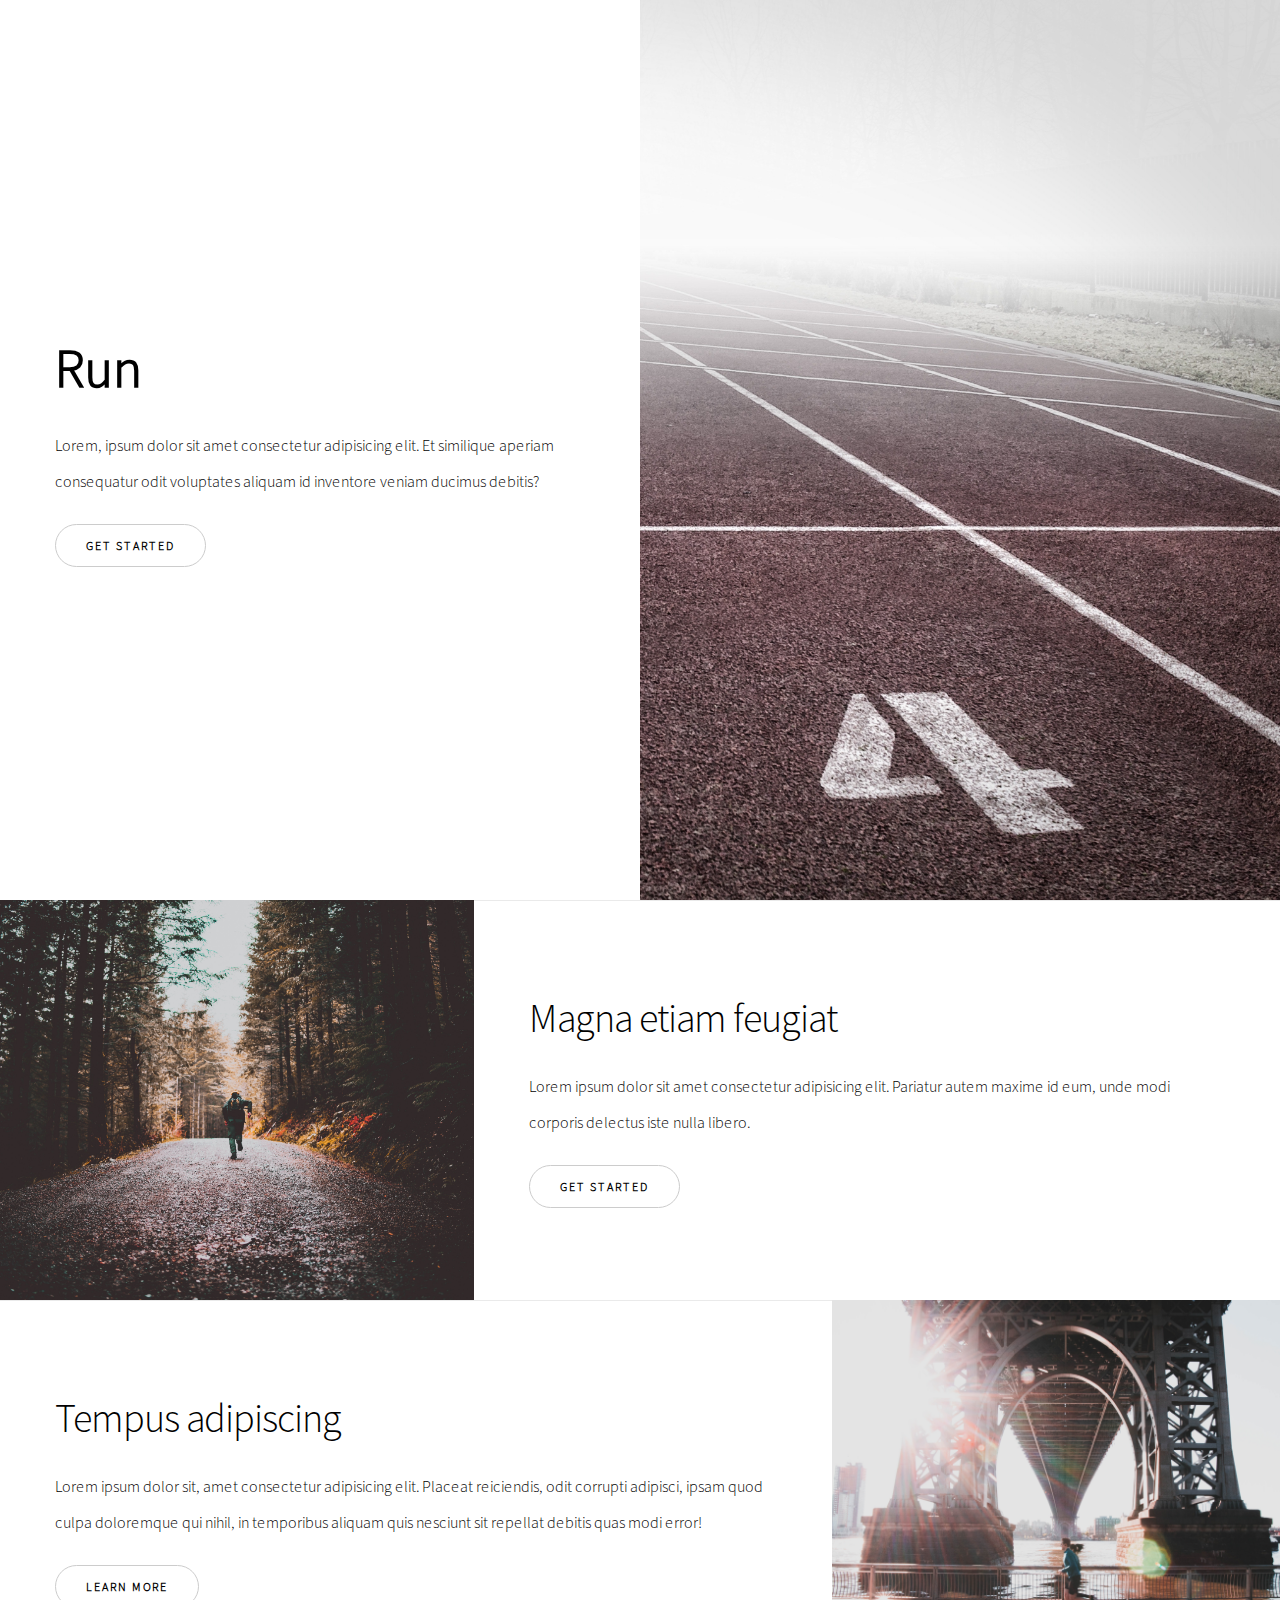
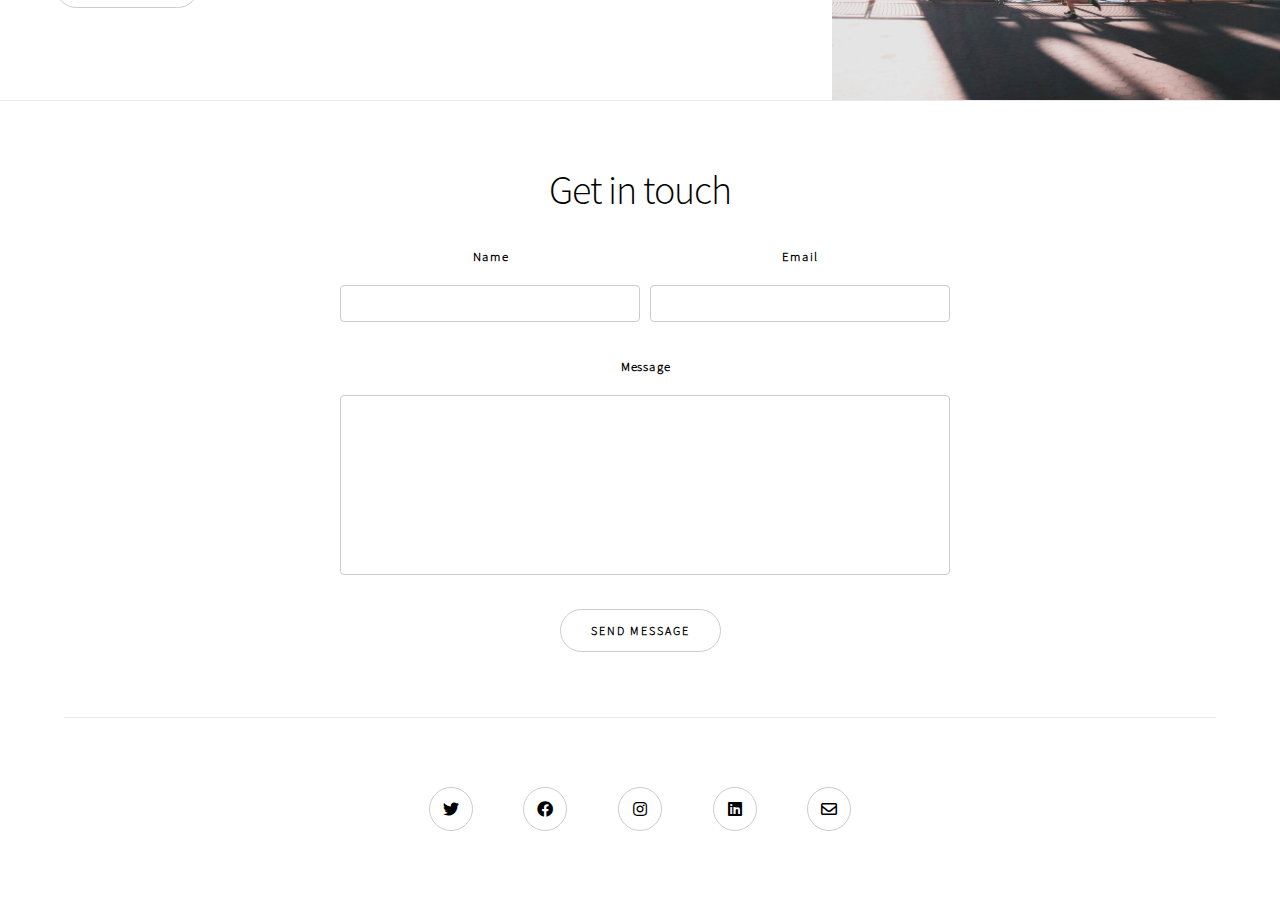
<file: index.html>
<!DOCTYPE html>
<html lang="en">
<head>
    <meta charset="UTF-8">
    <meta http-equiv="X-UA-Compatible" content="IE=edge">
    <meta name="viewport" content="width=device-width, initial-scale=1.0">
    <title>TP6</title>
    <link rel="stylesheet" href="https://use.fontawesome.com/releases/v5.8.2/css/all.css">
    <link rel="stylesheet" href="style.css">
</head>
<body>
    <header>
        <div class="container">
            <div>
                <h1>Run</h1>
                <p>Lorem, ipsum dolor sit amet consectetur adipisicing elit. Et similique aperiam consequatur odit voluptates aliquam id inventore veniam ducimus debitis?</p>
                <a href="#" class="button">get started</a>
            </div>
        </div>
        <div class="img-banner"></div>
    </header>
    <section class="section-1">
        <div class="img"></div>
        <div class="container">
            <div>
                <h2>Magna etiam feugiat</h2>
                <p>Lorem ipsum dolor sit amet consectetur adipisicing elit. Pariatur autem maxime id eum, unde modi corporis delectus iste nulla libero.</p>
                <a href="#" class="button">get started</a>
            </div>
        </div>
    </section>
    <section class="section-2">
        <div class="container">
            <div>
                <h2>Tempus adipiscing</h2>
                <p>Lorem ipsum dolor sit, amet consectetur adipisicing elit. Placeat reiciendis, odit corrupti adipisci, ipsam quod culpa doloremque qui nihil, in temporibus aliquam quis nesciunt sit repellat debitis quas modi error!</p>
                <a href="#" class="button">learn more</a>
            </div>
        </div>
        <div class="img"></div>
    </section>
    <section class="contact">
        <h2>Get in touch</h2>
        <form action="#">
            <div class="form-grid">
                <div>                
                    <label for="name">Name</label>
                    <input id="name" type="text">
                </div>
                <div>                
                    <label for="email">Email</label>
                    <input id="email" type="text">
                </div>
                <div class="textarea">                
                    <label for="message">Message</label>
                    <textarea id="message"></textarea>
                </div>
            </div>
            <input type="submit" class="button" value="send message">
        </form>
    </section>
    <footer>
        <ul>
            <li>
                <a href="#">
                    <i class="fab fa-twitter"></i>
                </a>
            </li>
            <li>
                <a href="#">
                    <i class="fab fa-facebook"></i>
                </a>
            </li>
            <li>
                <a href="#">
                    <i class="fab fa-instagram"></i>
                </a>
            </li>
            <li>
                <a href="#">
                    <i class="fab fa-linkedin"></i>
                </a>
            </li>
            <li>
                <a href="#">
                    <i class="far fa-envelope"></i>
                </a>
            </li>
        </ul>  
    </footer>
</body>
</html>
</file>
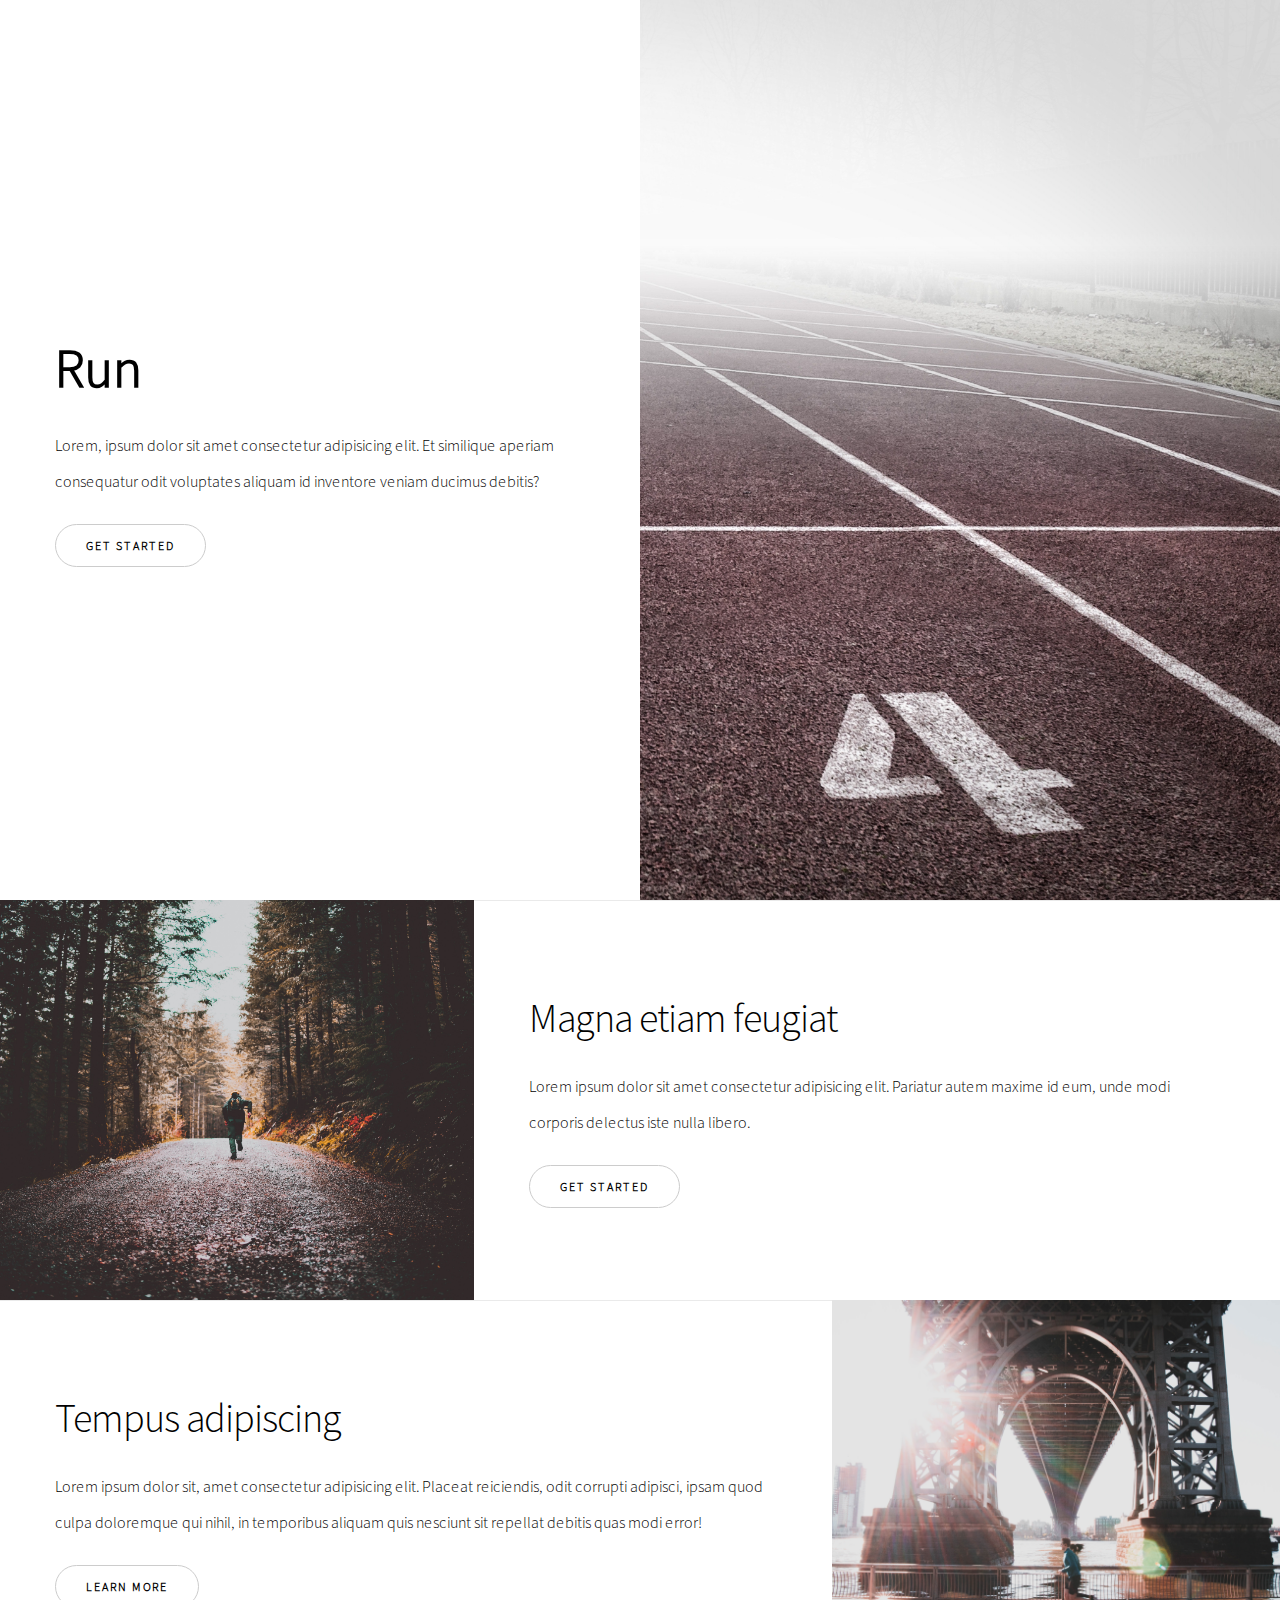
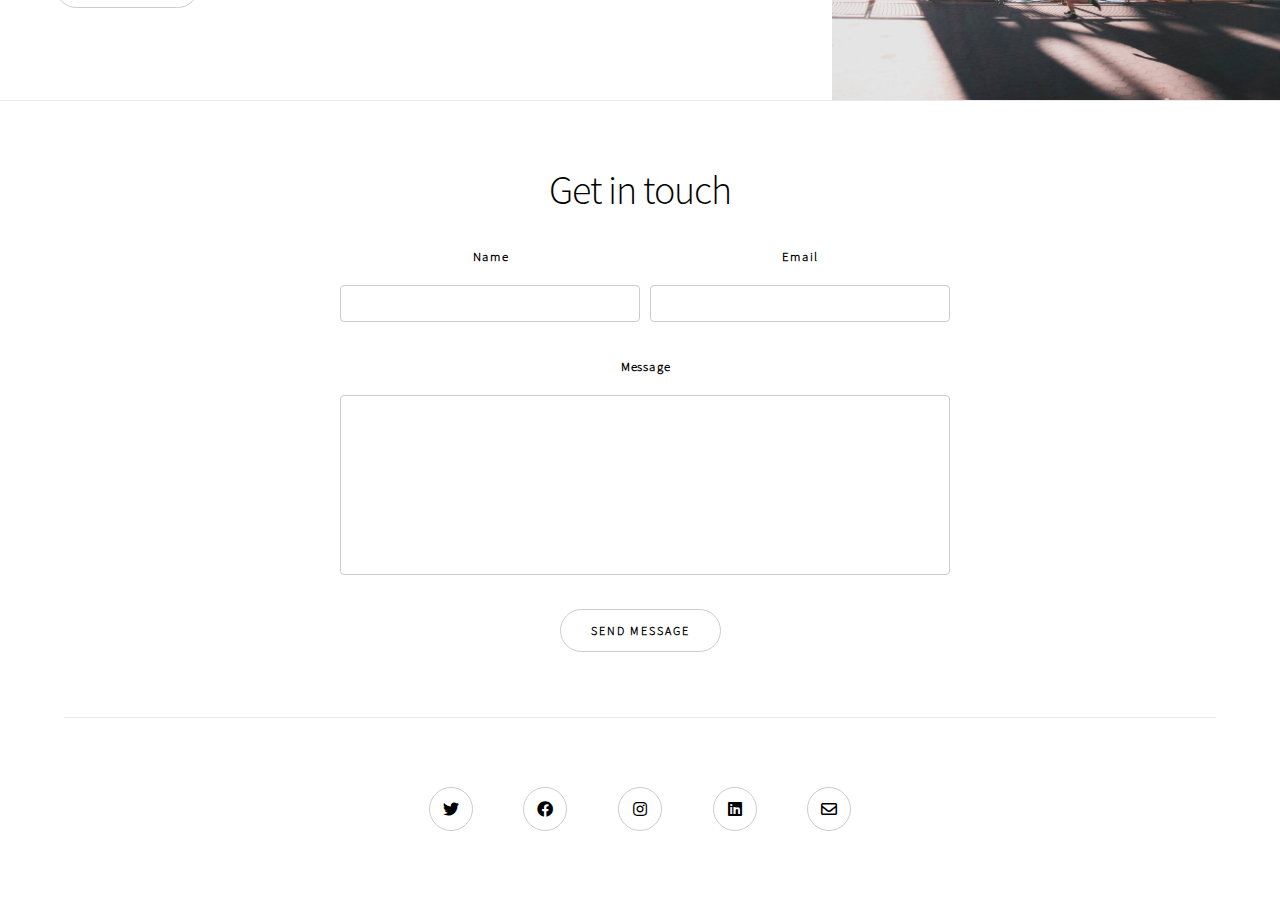
<file: TP6.html>
<!DOCTYPE html>
<html lang="en">
<head>
    <meta charset="UTF-8">
    <meta http-equiv="X-UA-Compatible" content="IE=edge">
    <meta name="viewport" content="width=device-width, initial-scale=1.0">
    <title>TP6</title>
    <link rel="stylesheet" href="https://use.fontawesome.com/releases/v5.8.2/css/all.css">
    <link rel="stylesheet" href="style.css">
</head>
<body>
    <header>
        <div class="container">
            <div>
                <h1>Run</h1>
                <p>Lorem, ipsum dolor sit amet consectetur adipisicing elit. Et similique aperiam consequatur odit voluptates aliquam id inventore veniam ducimus debitis?</p>
                <a href="#" class="button">get started</a>
            </div>
        </div>
        <div class="img-banner"></div>
    </header>
    <section class="section-1">
        <div class="img"></div>
        <div class="container">
            <div>
                <h2>Magna etiam feugiat</h2>
                <p>Lorem ipsum dolor sit amet consectetur adipisicing elit. Pariatur autem maxime id eum, unde modi corporis delectus iste nulla libero.</p>
                <a href="#" class="button">get started</a>
            </div>
        </div>
    </section>
    <section class="section-2">
        <div class="container">
            <div>
                <h2>Tempus adipiscing</h2>
                <p>Lorem ipsum dolor sit, amet consectetur adipisicing elit. Placeat reiciendis, odit corrupti adipisci, ipsam quod culpa doloremque qui nihil, in temporibus aliquam quis nesciunt sit repellat debitis quas modi error!</p>
                <a href="#" class="button">learn more</a>
            </div>
        </div>
        <div class="img"></div>
    </section>
    <section class="contact">
        <h2>Get in touch</h2>
        <form action="#">
            <div class="form-grid">
                <div>                
                    <label for="name">Name</label>
                    <input id="name" type="text">
                </div>
                <div>                
                    <label for="email">Email</label>
                    <input id="email" type="text">
                </div>
                <div class="textarea">                
                    <label for="message">Message</label>
                    <textarea id="message"></textarea>
                </div>
            </div>
            <input type="submit" class="button" value="send message">
        </form>
    </section>
    <footer>
        <ul>
            <li>
                <a href="#">
                    <i class="fab fa-twitter"></i>
                </a>
            </li>
            <li>
                <a href="#">
                    <i class="fab fa-facebook"></i>
                </a>
            </li>
            <li>
                <a href="#">
                    <i class="fab fa-instagram"></i>
                </a>
            </li>
            <li>
                <a href="#">
                    <i class="fab fa-linkedin"></i>
                </a>
            </li>
            <li>
                <a href="#">
                    <i class="far fa-envelope"></i>
                </a>
            </li>
        </ul>  
    </footer>
</body>
</html>
</file>
<file: style.css>
@font-face {
    font-family: "Source Sans Pro";
    src: url(./fonts/SourceSansPro-Light.ttf);
}

*{
    padding: 0;
    margin: 0;
    list-style: none;
    box-sizing: border-box;
    outline: none;
}

h1{
    font-size: 3.4rem;
    font-weight: 900;
}

h2{
    font-size: 2.5rem;
    font-weight: 500;
    letter-spacing: -1px;
}

a,
a:visited{
    color: black;
    text-decoration: none;
}

p{
    line-height: 36px;
    margin: 25px 0;
}

.button{
    border: 1px solid #ccc;
    background: transparent;
    border-radius: 50px;
    padding: 13px 30px;
    display: inline-block;
    text-transform: uppercase;
    letter-spacing: 2px;
    cursor: pointer;
    font: 700 0.75rem "Source Sans Pro";
    transition: 0.3s;
}

.button:hover,
footer a:hover{
    border: 1px solid skyblue;
    color: skyblue;
}

.container{
    display: flex;
    justify-content: center;
    align-items: center;
    padding: 55px;
}

.section-1,
.section-2,
.contact{
    box-shadow: inset 0 1px 0 rgba(0, 0, 0, 0.082);
}

/* *********************************************** */

body{
    font-family: "Source Sans Pro", sans-serif;
}

header{
    min-height: 100vh;
    display: grid;
    grid-template-columns: 50% 50%;
}

.img-banner{
    background: url(./img/banner.jpg) right/cover fixed;
}

/* ************************* SECTION 1 ************************* */

.section-1{
    display: grid;
    grid-template-columns: 37% 63%;
    min-height: 400px;
}

.section-1 .img{
    background: url(./img/img-left.jpg) center/cover;
}

/* ************************* SECTION 2 ************************* */

.section-2{
    display: grid;
    grid-template-columns: 65% 35%;
    min-height: 400px;
}

.section-2 .img{
    background: url(./img/img-right.jpg) center/cover;
}

/* ************************* CONTACT ************************* */

.contact{
    text-align: center;
    padding: 65px 0;
}

.form-grid{
    display: grid;
    grid-template-columns: 50% 50%;
    grid-template-rows: 100px 224px;
    grid-template-areas: 
    "input1 input2"
    "texta texta";
    gap: 10px;
    width: 85%;
    margin: 30px auto;
    max-width: 600px;
}

.textarea{
    grid-area: texta;
}

label{
    font-weight: 600;
    font-size: 0.8rem;
    letter-spacing: 1px;
}

input[type="text"],
textarea{
    width: 100%;
    margin: 20px 0;
    border-radius: 4px;
    border: 1px solid #ccc;
    padding: 10px;
    transition: 0.2s;
}

input[type="text"]:focus,
textarea:focus{
    border: 1px solid skyblue;
}

textarea{
    resize: none;
    height: 180px;
}

/* ************************* FOOTER ************************* */

footer{
    padding: 70px 0 90px;
    position: relative;
}

footer::before{
    content: "";
    position: absolute;
    width: 90%;
    height: 1px;
    background: rgba(0, 0, 0, 0.082);
    left: 50%;
    transform: translateX(-50%);
    top: 0;
}

footer ul{
    display: flex;
    align-items: center;
    justify-content: space-between;
    width: 33%;
    margin: 0 auto;
    min-width: 300px;
}

footer a{
    display: flex;
    align-items: center;
    justify-content: center;
    border: 1px solid #ccc;
    border-radius: 50px;
    width: 44px;
    height: 44px;
    transition: 0.3s;
}

/* ********************** MEDIA QUERIES RESPONSIVE ********************** */

@media screen and (max-width: 650px){
    header,
    .section-1,
    .section-2{
        display: block;
    }

    header{
        height: auto;
    }

    .img-banner{
        height: 50vh;
        margin-top: 30px;
        background-position: center;
        background-attachment: unset;
    }

    .container{
        padding: 15px;
    }

    footer ul{
        min-width: 200px;
    }

    footer a{
        width: 30px;
        height: 30px;
    }

    footer i{
        font-size: 0.7rem;
    }
}
</file>
